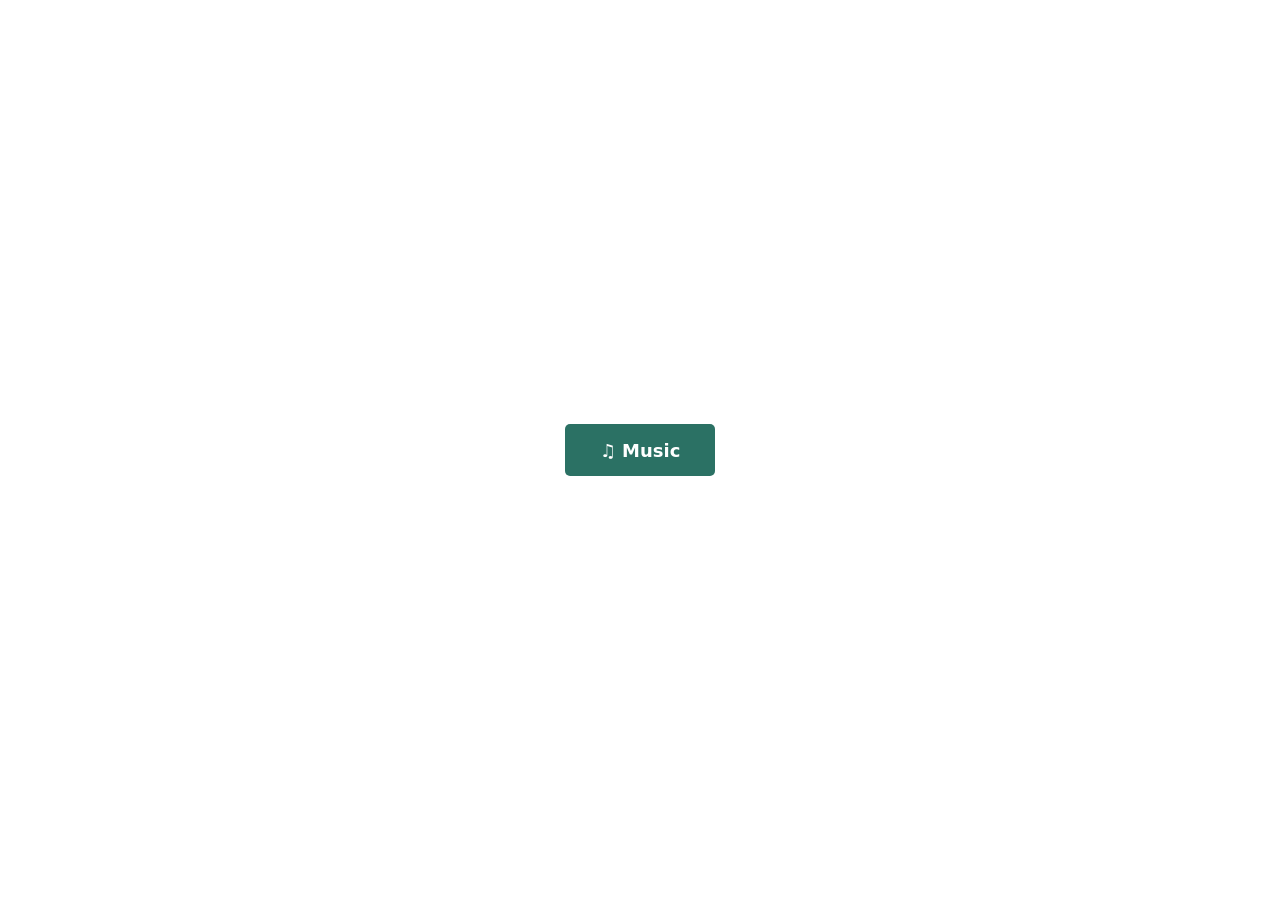
<file: index.html>
<!doctype html>
<html lang="en">
<head>
  <meta charset="utf-8">
  <meta name="viewport" content="width=device-width, initial-scale=1">
  <meta name="theme-color" content="#ffffff">
  <meta name="description" content="Open the Harmonium Music Classroom.">
  <title>Music</title>
  <style>
    * { box-sizing: border-box; }
    body {
      min-height: 100vh;
      min-height: 100dvh;
      margin: 0;
      display: grid;
      place-items: center;
      background: #ffffff;
      font-family: system-ui, -apple-system, "Segoe UI", sans-serif;
    }
    a {
      display: inline-flex;
      align-items: center;
      justify-content: center;
      min-height: 52px;
      min-width: 150px;
      padding: 14px 28px;
      border-radius: 5px;
      background: #2b7164;
      color: white;
      text-decoration: none;
      font-size: 18px;
      font-weight: 650;
    }
    a:hover { background: #205e53; }
    a:focus-visible { outline: 3px solid #86bcb0; outline-offset: 4px; }
  </style>
</head>
<body>
  <main>
    <a href="./music.html" aria-label="Open Harmonium Music Classroom">♫ Music</a>
  </main>
</body>
</html>
</file>
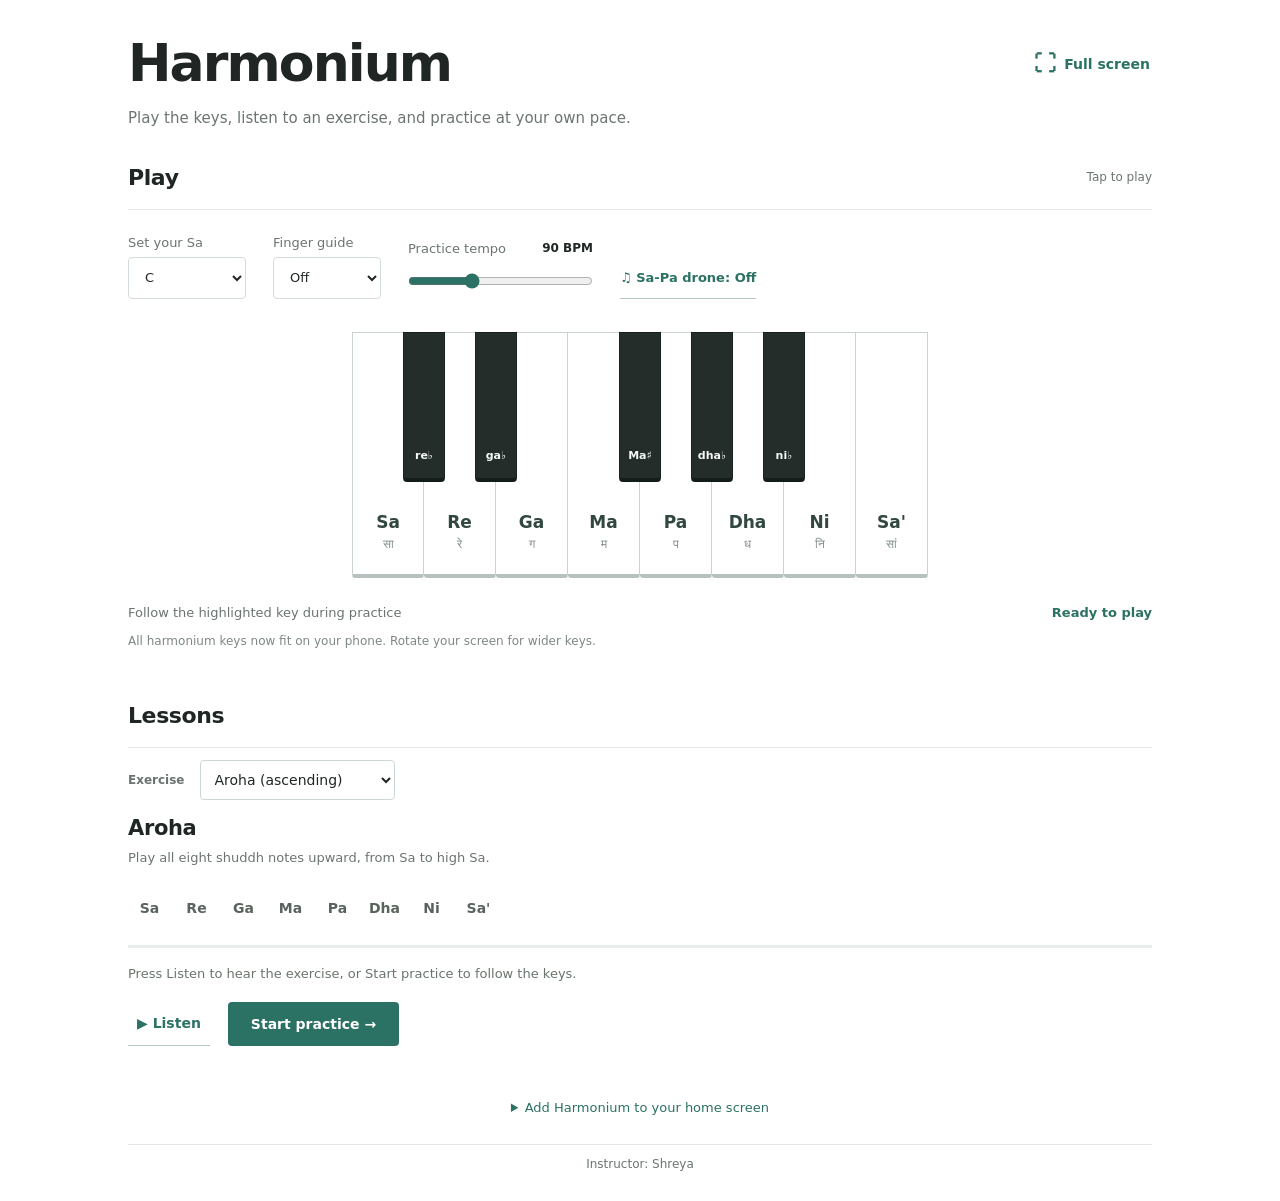
<file: music.html>
<!doctype html>
<html lang="en">
<head>
  <meta charset="utf-8">
  <meta name="viewport" content="width=device-width, initial-scale=1">
  <meta name="theme-color" content="#ffffff">
  <meta name="apple-mobile-web-app-capable" content="yes">
  <meta name="apple-mobile-web-app-status-bar-style" content="default">
  <meta name="apple-mobile-web-app-title" content="Harmonium">
  <link rel="manifest" href="./harmonium.webmanifest">
  <link rel="icon" type="image/png" sizes="192x192" href="./harmonium-192.png">
  <link rel="apple-touch-icon" sizes="180x180" href="./harmonium-180.png">
  <meta name="description" content="Learn basic Indian classical music with a touch-friendly virtual harmonium, sargam lessons, and guided practice.">
  <title>Harmonium Classroom | OpenShare Music</title>
  <link rel="stylesheet" href="./music.css?v=20261117-anthem1">
  <script defer src="./music.js?v=20261117-anthem1"></script>
</head>
<body>
  <div class="page">
    <main>
      <section class="intro">
        <div class="intro-copy">
          <div class="intro-title-line">
            <h1>Harmonium</h1>
            <button type="button" id="fullscreen-toggle" class="fullscreen-toggle" aria-pressed="false" aria-label="Enter full screen">
              <span class="fullscreen-symbol" aria-hidden="true">⛶</span>
              <span id="fullscreen-label">Full screen</span>
            </button>
          </div>
          <p>Play the keys, listen to an exercise, and practice at your own pace.</p>
          <span id="fullscreen-status" class="sr-only" role="status" aria-live="polite"></span>
        </div>
      </section>

      <section class="instrument" aria-labelledby="instrument-title">
        <div class="section-title">
          <div>
            <h2 id="instrument-title">Play</h2>
          </div>
          <span class="live-badge" id="audio-status">Tap to play</span>
        </div>

        <div class="controls">
          <label class="control" for="sa-select">
            <span>Set your Sa</span>
            <select id="sa-select" aria-label="Choose Sa pitch">
              <option value="60">C</option><option value="61">C♯ / D♭</option>
              <option value="62">D</option><option value="63">D♯ / E♭</option>
              <option value="64">E</option><option value="65">F</option>
              <option value="66">F♯ / G♭</option><option value="67">G</option>
              <option value="68">G♯ / A♭</option><option value="69">A</option>
              <option value="70">A♯ / B♭</option><option value="71">B</option>
            </select>
          </label>
          <label class="control fingering-control" for="fingering-mode">
            <span>Finger guide</span>
            <select id="fingering-mode" aria-label="Right-hand fingering guide">
              <option value="off">Off</option>
              <option value="bb">B♭</option>
              <option value="gsharp">G♯ / A♭</option>
            </select>
          </label>
          <div class="control tempo-control">
            <label for="tempo">Practice tempo <strong id="tempo-value">90 BPM</strong></label>
            <input type="range" id="tempo" min="55" max="160" step="5" value="90">
          </div>
          <button id="drone-toggle" type="button" class="soft-button" aria-pressed="false"><span aria-hidden="true">♫</span> Sa-Pa drone: Off</button>
        </div>

        <div class="keyboard-outer">
          <div class="keyboard-scroll" aria-label="Virtual harmonium keyboard; scroll horizontally to view all keys">
            <div class="keyboard" id="keyboard" role="group" aria-label="Virtual harmonium keys">
              <button type="button" class="key white-key" data-note="0" aria-label="Sa, C if Sa is C"><span class="key-roman">Sa</span><span class="key-dev">सा</span></button>
              <button type="button" class="key white-key" data-note="2" aria-label="Re"><span class="key-roman">Re</span><span class="key-dev">रे</span></button>
              <button type="button" class="key white-key" data-note="4" aria-label="Ga"><span class="key-roman">Ga</span><span class="key-dev">ग</span></button>
              <button type="button" class="key white-key" data-note="5" aria-label="Ma"><span class="key-roman">Ma</span><span class="key-dev">म</span></button>
              <button type="button" class="key white-key" data-note="7" aria-label="Pa"><span class="key-roman">Pa</span><span class="key-dev">प</span></button>
              <button type="button" class="key white-key" data-note="9" aria-label="Dha"><span class="key-roman">Dha</span><span class="key-dev">ध</span></button>
              <button type="button" class="key white-key" data-note="11" aria-label="Ni"><span class="key-roman">Ni</span><span class="key-dev">नि</span></button>
              <button type="button" class="key white-key" data-note="12" aria-label="High Sa"><span class="key-roman">Sa'</span><span class="key-dev">सां</span></button>

              <button type="button" class="key black-key black-0" data-note="1" aria-label="Komal Re"><span>re♭</span></button>
              <button type="button" class="key black-key black-1" data-note="3" aria-label="Komal Ga"><span>ga♭</span></button>
              <button type="button" class="key black-key black-3" data-note="6" aria-label="Tivra Ma"><span>Ma♯</span></button>
              <button type="button" class="key black-key black-4" data-note="8" aria-label="Komal Dha"><span>dha♭</span></button>
              <button type="button" class="key black-key black-5" data-note="10" aria-label="Komal Ni"><span>ni♭</span></button>
            </div>
          </div>
        </div>
        <p id="fingering-hint" class="fingering-hint" hidden></p>
        <div class="instrument-foot">
          <span>Follow the highlighted key during practice</span>
          <span id="note-display" class="now-playing" aria-live="polite">Ready to play</span>
        </div>
        <p class="keyboard-hint">All harmonium keys now fit on your phone. Rotate your screen for wider keys.</p>
      </section>

      <section class="learn" aria-labelledby="learn-title">
        <div class="section-title">
          <div>
            <h2 id="learn-title">Lessons</h2>
          </div>
        </div>
        <div class="lesson-chooser">
          <label for="lesson-select">Exercise</label>
          <select id="lesson-select" aria-label="Choose a lesson">
            <option value="aroha">Aroha (ascending)</option>
            <option value="avaroha">Avaroha (descending)</option>
            <option value="anthem">Jana Gana Mana</option>
          </select>
          <div id="song-line-controls" class="song-line-controls" hidden>
            <label for="song-line-select">Song line</label>
            <select id="song-line-select" aria-label="Choose Jana Gana Mana line"></select>
            <button type="button" id="previous-line" class="line-nav" aria-label="Previous line">‹</button>
            <button type="button" id="next-line" class="line-nav" aria-label="Next line">›</button>
          </div>
        </div>

        <div class="lesson-player">
          <div class="lesson-player-head">
            <div>
              <h3 id="selected-lesson-name">Aroha</h3>
              <p id="selected-lesson-detail">Play all eight shuddh notes upward, from Sa to high Sa.</p>
            </div>
          </div>
          <div class="note-sequence" id="note-sequence" aria-label="Notes in the exercise"></div>
          <div class="progress-track" role="progressbar" aria-label="Exercise progress" aria-valuemin="0" aria-valuemax="100" aria-valuenow="0" id="progress-track"><div id="progress-fill"></div></div>
          <p class="feedback" id="practice-feedback" role="status" aria-live="polite">Press Listen to hear the exercise, or Start practice to follow the keys.</p>
          <div class="lesson-actions">
            <button type="button" id="listen-button" class="action-button secondary"><span aria-hidden="true">▶</span> Listen</button>
            <button type="button" id="listen-all-button" class="action-button secondary" hidden>▶ Full song</button>
            <button type="button" id="practice-button" class="action-button primary">Start practice <span aria-hidden="true">→</span></button>
            <button type="button" id="stop-button" class="action-button subtle" hidden>Stop</button>
          </div>
        </div>
      </section>

      <div class="install-area">
        <button type="button" id="install-button" class="install-button" hidden>Install Harmonium</button>
        <details id="install-help" class="install-help">
          <summary>Add Harmonium to your home screen</summary>
          <p><strong>Android:</strong> Open this page in Chrome, tap the browser menu, then choose <strong>Install app</strong> or <strong>Add to Home screen</strong>.</p>
          <p><strong>iPhone:</strong> Open in Safari, tap <strong>Share</strong>, choose <strong>Add to Home Screen</strong>, then tap <strong>Add</strong>.</p>
          <p>Once installed, the keyboard and lessons can work offline after the first successful load.</p>
        </details>
      </div>
      <footer class="instructor-credit">Instructor: Shreya</footer>
    </main>
  </div>
</body>
</html>
</file>
<file: music.css>
/* Minimal harmonium classroom, optimized for touch and reading. */
:root{
  color-scheme:light;
  --ink:#202624;
  --muted:#6b7471;
  --line:#e4e8e5;
  --accent:#2b7164;
  font-family:system-ui,-apple-system,BlinkMacSystemFont,"Segoe UI",Arial,sans-serif;
  -webkit-font-smoothing:antialiased;
}
*{box-sizing:border-box}
html{scroll-behavior:smooth}
body{margin:0;background:#fff;color:var(--ink)}
button,input,select{font:inherit}
button{cursor:pointer}
button:focus-visible,a:focus-visible,select:focus-visible,input:focus-visible{
  outline:2px solid var(--accent);outline-offset:3px
}
a{color:inherit}
.page{max-width:1080px;padding:0 28px;margin:auto}
.topbar{
  height:72px;display:flex;align-items:center;justify-content:space-between;
  border-bottom:1px solid var(--line)
}
.home-link{font-size:14px;font-weight:650;display:flex;align-items:center;gap:9px;text-decoration:none}
.home-link span{font-size:19px;font-weight:400}
.topbar-label{font-size:14px;color:var(--muted)}
.intro{padding:34px 0 34px}
.intro h1{font-size:clamp(38px,5vw,52px);font-weight:680;letter-spacing:-1.9px;margin:0;line-height:1.15}
.intro p{margin:12px 0 0;max-width:640px;color:var(--muted);font-size:15px;line-height:1.65}
.instrument,.learn{padding:0;margin:0 0 52px}
.section-title{
  display:flex;align-items:center;justify-content:space-between;gap:18px;
  padding:0 0 19px;margin-bottom:25px;border-bottom:1px solid var(--line)
}
.section-title h2{font-size:22px;letter-spacing:-.4px;margin:0;font-weight:650}
.live-badge{font-size:12px;color:var(--muted);white-space:nowrap}
.controls{display:flex;align-items:end;flex-wrap:wrap;gap:18px 27px;margin-bottom:27px}
.control{display:flex;flex-direction:column;gap:7px;color:var(--muted);font-size:13px}
.control select{
  min-height:42px;min-width:118px;padding:8px 12px;
  background:#fff;color:var(--ink);
  border:1px solid #d4dcd6;border-radius:4px
}
.tempo-control{min-width:185px}
.tempo-control label{display:flex;align-items:center;justify-content:space-between;gap:16px}
.tempo-control strong{font-size:12px;font-weight:600;color:var(--ink)}
.tempo-control input{height:36px;accent-color:var(--accent);cursor:pointer;margin:0}
.soft-button{
  min-height:42px;padding:8px 0;border:0;border-bottom:1px solid #b4c8c1;
  background:none;color:var(--accent);font-size:13px;font-weight:600
}
.soft-button[aria-pressed=true]{color:#19544a;border-bottom-color:#19544a}
.keyboard-outer{padding:6px 0 8px}
.keyboard-scroll{
  width:100%;overflow-x:auto;overflow-y:hidden;
  scrollbar-color:#ccd5ce transparent;scrollbar-width:thin;
  touch-action:pan-x
}
.keyboard{
  --white-key-width:72px;--black-key-width:42px;--black-key-height:150px;
  position:relative;display:flex;
  width:calc(var(--white-key-width)*8);height:250px;margin:auto;
  user-select:none;-webkit-user-select:none
}
.key{
  appearance:none;-webkit-appearance:none;
  touch-action:pan-x;user-select:none;-webkit-user-select:none;
  -webkit-tap-highlight-color:transparent
}
.white-key{
  z-index:1;position:relative;flex:0 0 var(--white-key-width);
  height:246px;display:flex;flex-direction:column;
  align-items:center;justify-content:flex-end;gap:5px;
  border:1px solid #cbd3ce;border-bottom:4px solid #b6c2bb;
  border-radius:0 0 3px 3px;background:#fff;
  padding:0 2px 23px;color:#324740
}
.white-key+.white-key{border-left:0}
.white-key .key-roman{font-size:17px;font-weight:650}
.white-key .key-dev{font-size:12px;color:#818d87}
.black-key{
  position:absolute;z-index:2;top:0;
  width:var(--black-key-width);height:var(--black-key-height);
  border:1px solid #17211d;border-bottom:4px solid #121d19;
  border-radius:0 0 4px 4px;background:#242d29;
  color:#f6f9f7;display:flex;align-items:flex-end;justify-content:center;
  padding:0 2px 16px;font-size:11px;font-weight:600
}
.black-0{left:calc(var(--white-key-width)*1 - var(--black-key-width)/2)}
.black-1{left:calc(var(--white-key-width)*2 - var(--black-key-width)/2)}
.black-3{left:calc(var(--white-key-width)*4 - var(--black-key-width)/2)}
.black-4{left:calc(var(--white-key-width)*5 - var(--black-key-width)/2)}
.black-5{left:calc(var(--white-key-width)*6 - var(--black-key-width)/2)}
.white-key.is-pressed{background:#d7e8df;border-bottom-color:#9bbcac}
.black-key.is-pressed{background:#426f61;border-bottom-color:#285145}
.white-key.is-target::after,.black-key.is-target::after{
  content:"";position:absolute;left:50%;transform:translateX(-50%);
  width:12px;height:12px;border:2px solid #bc6f1c;border-radius:50%;
  background:#f6c475
}
.white-key.is-target::after{bottom:70px}
.black-key.is-target::after{bottom:48px}
.instrument-foot{
  display:flex;justify-content:space-between;align-items:center;gap:15px;
  margin-top:15px;color:var(--muted);font-size:13px
}
.now-playing{font-weight:650;color:var(--accent)}
.keyboard-hint{font-size:12px;color:#7f8882;line-height:1.6;margin:12px 0 0}
.learn .section-title{margin-bottom:12px}
.lesson-list{
  display:flex;align-items:stretch;flex-wrap:wrap;gap:12px 28px;
  border-bottom:1px solid var(--line);margin-bottom:29px
}
.lesson-tile{
  position:relative;border:0;border-bottom:2px solid transparent;
  margin-bottom:-1px;background:none;padding:13px 2px 16px;
  font-size:14px;font-weight:500;color:var(--muted);
  min-height:49px;white-space:nowrap
}
.lesson-tile strong{font-size:14px;font-weight:550}
.lesson-tile:hover{color:var(--accent)}
.lesson-tile.is-selected{color:var(--accent);border-bottom-color:var(--accent)}
.lesson-tile.is-selected strong{font-weight:700}
.lesson-player{padding:0}
.lesson-player-head{display:flex;align-items:flex-start;justify-content:space-between;gap:14px}
.lesson-player h3{font-size:21px;letter-spacing:-.35px;font-weight:650;margin:0 0 8px}
.lesson-player-head p{margin:0;font-size:13px;color:var(--muted);line-height:1.6}
.note-sequence{
  display:flex;align-items:center;flex-wrap:wrap;gap:4px;
  padding:18px 0 14px;margin:0
}
.note-chip{
  min-width:43px;min-height:44px;padding:9px 5px;
  display:inline-flex;align-items:center;justify-content:center;
  color:#59645e;font-size:14px;font-weight:550;
  border-bottom:2px solid transparent
}
.note-chip.is-done{color:var(--accent)}
.note-chip.is-current{color:#1e594c;border-bottom-color:var(--accent);font-weight:800}
.progress-track{height:3px;background:#e8eeea;width:100%;overflow:hidden}
.progress-track>div{height:100%;width:0%;background:var(--accent);transition:width .14s ease}
.feedback{color:#69746c;font-size:13px;line-height:1.6;min-height:21px;margin:16px 0 17px}
.lesson-actions{display:flex;gap:18px;align-items:center;flex-wrap:wrap}
.action-button{
  border:0;background:transparent;display:inline-flex;align-items:center;
  justify-content:center;gap:8px;min-height:44px;
  font-size:14px;font-weight:650;padding:12px 9px;
  border-radius:4px
}
.action-button.primary{background:var(--accent);color:#fff;padding:12px 23px}
.action-button.primary:hover{background:#205e53}
.action-button.secondary{color:var(--accent);border-bottom:1px solid #b5cbc1;border-radius:0}
.action-button.secondary:hover{border-bottom-color:var(--accent)}
.action-button.subtle{color:var(--muted)}
.action-button[hidden]{display:none}
.action-button:disabled{opacity:.55;cursor:not-allowed}
footer{border-top:1px solid var(--line);padding:23px 0 35px;color:var(--muted);font-size:12px}
footer a{color:var(--accent)}
@media(max-width:700px){
  .page{padding:0 18px}
  .topbar{height:62px}
  .intro{padding:26px 0 26px}
  .intro h1{font-size:38px;letter-spacing:-1.25px}
  .intro p{font-size:14px}
  .section-title{margin-bottom:20px}
  .instrument,.learn{margin-bottom:46px}
  .controls{gap:12px 22px;margin-bottom:19px}
  .tempo-control{flex:1;min-width:160px}
  .keyboard{--white-key-width:57px;--black-key-width:34px;--black-key-height:123px;height:212px;margin:0}
  .white-key{height:208px;padding-bottom:19px}
  .white-key .key-roman{font-size:15px}
  .white-key .key-dev{font-size:11px}
  .black-key{font-size:10px;padding-bottom:13px}
  .white-key.is-target::after{bottom:60px}
  .black-key.is-target::after{bottom:41px}
  .lesson-list{gap:0 23px}
  .lesson-tile{padding:14px 0 13px}
  .instrument-foot{flex-wrap:wrap;gap:8px}
  .note-chip{min-width:37px;padding:8px 4px}
}
@media(prefers-reduced-motion:reduce){
  *,*::before,*::after{scroll-behavior:auto!important;transition:none!important}
}

/* One clear fullscreen action, with no header navigation. */
.intro-title-line{display:flex;align-items:center;justify-content:space-between;gap:18px}
.fullscreen-toggle{
  display:inline-flex;justify-content:center;align-items:center;gap:8px;
  flex-shrink:0;padding:10px 2px;min-height:44px;
  background:none;border:0;color:var(--accent);
  font-size:14px;font-weight:650
}
.fullscreen-toggle:hover{text-decoration:underline}
.fullscreen-symbol{font-size:22px;line-height:1}
.sr-only{
  position:absolute;width:1px;height:1px;padding:0;margin:-1px;
  overflow:hidden;clip:rect(0,0,0,0);white-space:nowrap;border:0
}

/* Immersive practice mode.
   Compact portrait layout keeps the keyboard AND lesson controls visible.
   On very short displays the page can still scroll rather than clipping controls. */
body.focus-mode{overflow:hidden}
body.focus-mode .page,.page:fullscreen{
  position:fixed;
  inset:0;
  box-sizing:border-box;
  width:100%;
  height:100vh;
  height:100dvh;
  max-width:none;
  margin:0;
  padding:
    max(6px,env(safe-area-inset-top))
    max(14px,env(safe-area-inset-right))
    max(10px,env(safe-area-inset-bottom))
    max(14px,env(safe-area-inset-left));
  overflow-y:auto;
  overscroll-behavior:contain;
  background:#fff
}
body.focus-mode .page>main{
  display:flex;
  flex-direction:column;
  min-height:100%
}
body.focus-mode .intro{padding:0 0 9px;flex-shrink:0}
body.focus-mode .intro h1{
  font-size:clamp(22px,3vw,29px);
  line-height:1.1;
  letter-spacing:-.6px
}
body.focus-mode .fullscreen-toggle{min-height:34px;padding:4px 1px}
body.focus-mode .intro p{display:none}
body.focus-mode .instrument{margin:0 0 12px;flex-shrink:0}
body.focus-mode .instrument>.section-title{display:none}
body.focus-mode .controls{
  display:grid;
  grid-template-columns:minmax(74px,.7fr) minmax(120px,1.45fr) minmax(100px,1fr);
  gap:10px;
  align-items:end;
  margin:0 0 9px
}
body.focus-mode .control{min-width:0;gap:3px;font-size:11px}
body.focus-mode .control select{
  min-width:0;width:100%;height:37px;min-height:37px;
  padding:4px 7px;font-size:13px
}
body.focus-mode .tempo-control{min-width:0;max-width:none}
body.focus-mode .tempo-control label{gap:5px;white-space:nowrap}
body.focus-mode .tempo-control strong{font-size:11px}
body.focus-mode .tempo-control input{
  height:37px;width:100%;min-width:0
}
body.focus-mode .soft-button{
  align-self:end;
  min-height:37px;
  padding:6px 0;
  font-size:11px;
  line-height:1.2;
  border-bottom:1px solid #b4c8c1;
  text-align:center
}
body.focus-mode .keyboard-outer{padding:0}
body.focus-mode .keyboard-scroll{overflow-x:auto;overflow-y:hidden}
body.focus-mode .keyboard{
  --white-key-width:clamp(39px,calc((100dvw - 30px)/8),110px);
  --black-key-width:calc(var(--white-key-width) * .58);
  --black-key-height:clamp(88px,16.5dvh,153px);
  height:clamp(165px,29dvh,268px);
  margin:auto
}
body.focus-mode .white-key{
  height:calc(100% - 3px);
  padding-bottom:15px;
  border-bottom-width:3px
}
body.focus-mode .black-key{padding-bottom:10px}
body.focus-mode .white-key .key-roman{font-size:15px}
body.focus-mode .white-key .key-dev{font-size:11px}
body.focus-mode .white-key.is-target::after{bottom:49px}
body.focus-mode .black-key.is-target::after{bottom:36px}
body.focus-mode .keyboard-hint{display:none}
body.focus-mode .instrument-foot{
  justify-content:flex-end;
  min-height:18px;
  margin-top:4px;
  font-size:12px
}
body.focus-mode .instrument-foot>span:first-child{display:none}
body.focus-mode .learn{
  flex-shrink:0;
  margin: auto 0 0;
  padding:0
}
body.focus-mode .learn>.section-title{
  border:0;
  padding:0;
  margin:0 0 4px
}
body.focus-mode .learn .section-title h2{
  font-size:16px;
  font-weight:650
}
body.focus-mode .lesson-list{
  display:flex;
  flex-wrap:nowrap;
  overflow-x:auto;
  overflow-y:hidden;
  white-space:nowrap;
  gap:16px;
  scrollbar-width:none;
  -webkit-overflow-scrolling:touch;
  border-bottom:1px solid var(--line);
  margin:0 0 7px
}
body.focus-mode .lesson-list::-webkit-scrollbar{display:none}
body.focus-mode .lesson-tile{
  flex:0 0 auto;
  padding:7px 0 9px;
  min-height:37px;
  font-size:12px
}
body.focus-mode .lesson-tile strong{font-size:12px}
body.focus-mode .lesson-player-head{display:none}
body.focus-mode .note-sequence{
  display:flex;
  flex-wrap:nowrap;
  overflow-x:auto;
  overflow-y:hidden;
  gap:3px;
  scrollbar-width:thin;
  margin:0;
  padding:2px 0 6px
}
body.focus-mode .note-chip{
  flex:0 0 auto;
  min-height:32px;
  min-width:31px;
  padding:5px 4px;
  font-size:13px
}
body.focus-mode .progress-track{height:3px}
body.focus-mode .feedback{
  min-height:15px;
  font-size:12px;
  line-height:1.4;
  margin:6px 0
}
body.focus-mode .lesson-actions{
  gap:10px;
  flex-wrap:wrap
}
body.focus-mode .action-button{
  min-height:38px;
  padding:8px 12px;
  font-size:13px
}
body.focus-mode .action-button.primary{padding:8px 18px}
@media(max-width:350px){
  body.focus-mode .controls{
    grid-template-columns:90px minmax(0,1fr);
    gap:4px 12px
  }
  body.focus-mode .soft-button{
    grid-column:1/-1;
    justify-self:start;
    min-height:27px;
    text-align:left
  }
}
@media(orientation:landscape) and (max-height:620px){
  body.focus-mode .intro{padding-bottom:3px}
  body.focus-mode .intro h1{font-size:21px}
  body.focus-mode .instrument{margin-bottom:5px}
  body.focus-mode .controls{margin-bottom:4px}
  body.focus-mode .control select{height:32px;min-height:32px}
  body.focus-mode .tempo-control input{height:32px}
  body.focus-mode .soft-button{min-height:32px}
  body.focus-mode .keyboard{
    --white-key-width:clamp(40px,calc((100dvw - 32px)/8),126px);
    --black-key-width:calc(var(--white-key-width) * .58);
    --black-key-height:clamp(72px,20dvh,118px);
    height:clamp(112px,38dvh,186px)
  }
  body.focus-mode .white-key{padding-bottom:9px}
  body.focus-mode .black-key{padding-bottom:8px}
  body.focus-mode .lesson-tile{padding:4px 0 6px;min-height:31px}
  body.focus-mode .note-chip{min-height:26px}
  body.focus-mode .feedback{margin:3px 0}
  body.focus-mode .action-button{min-height:33px;padding:5px 9px}
  body.focus-mode .action-button.primary{padding:5px 13px}
}
@media(max-height:640px) and (orientation:portrait){
  body.focus-mode .intro{padding-bottom:5px}
  body.focus-mode .instrument{margin-bottom:7px}
  body.focus-mode .controls{margin-bottom:5px}
  body.focus-mode .keyboard{
    --black-key-height:95px;
    height:clamp(145px,25dvh,185px)
  }
  body.focus-mode .lesson-tile{min-height:31px;padding:4px 0 6px}
  body.focus-mode .note-chip{min-height:28px;padding:3px}
  body.focus-mode .feedback{margin:3px 0}
}


/* Optional right-hand fingering guides for B-flat and G-sharp / A-flat. */
.fingering-control select{min-width:108px}
.fingering-hint{
  font-size:12px;
  line-height:1.55;
  color:var(--muted);
  margin:7px 0 0;
}
.fingering-hint[hidden]{display:none}
.keyboard.physical-layout{
  width:calc(var(--white-key-width) * var(--white-key-count));
}
.keyboard.physical-layout .white-key{position:relative}
.keyboard.physical-layout .black-key{
  flex-direction:column;
  align-items:center;
  justify-content:flex-end;
  gap:4px;
  padding-bottom:12px;
}
.keyboard.physical-layout .black-key .key-roman{
  font-size:11px;
  line-height:1.1;
  font-weight:650;
}
.keyboard.physical-layout .black-key .key-dev{
  font-size:10px;
  color:#b5c6bf;
  line-height:1.1;
}
.keyboard.physical-layout .white-key .key-dev{
  color:#667e72;
}
.keyboard.physical-layout .finger-label{
  position:absolute;
  top:10px;
  left:50%;
  transform:translateX(-50%);
  width:23px;height:23px;
  border-radius:50%;
  display:flex;
  align-items:center;
  justify-content:center;
  font-size:13px;
  font-weight:750;
  background:#dceee5;
  color:#185a4c;
}
.keyboard.physical-layout .black-key .finger-label{
  top:9px;
  background:#e6f4ec;
  color:#165749;
}
.keyboard.physical-layout .key.is-target .finger-label{
  background:#f8d797;
  color:#513809;
}
body.focus-mode .controls{
  grid-template-columns:minmax(67px,.8fr) minmax(93px,1fr) minmax(116px,1.35fr);
  gap:4px 10px;
}
body.focus-mode .fingering-control select{
  width:100%;
  min-width:0;
}
body.focus-mode .soft-button{
  grid-column:1/-1;
  justify-self:start;
  align-self:center;
  text-align:left;
  min-height:24px;
  padding:3px 0;
}
body.focus-mode .fingering-hint{
  font-size:11px;
  margin:3px 0 0;
  white-space:nowrap;
  overflow-x:auto;
}
body.focus-mode .keyboard.physical-layout .white-key .key-roman{
  font-size:13px;
}
body.focus-mode .keyboard.physical-layout .black-key .key-roman{
  font-size:10px;
}
@media(max-width:375px){
  body.focus-mode .controls{
    grid-template-columns:minmax(68px,.76fr) minmax(91px,1fr) minmax(107px,1.35fr);
    gap:3px 7px;
  }
  body.focus-mode .fingering-hint{font-size:10px}
}
@media(orientation:landscape) and (max-height:620px){
  body.focus-mode .soft-button{
    grid-column:auto;
    min-height:30px;
  }
  body.focus-mode .controls{
    grid-template-columns:minmax(70px,.8fr) minmax(90px,1fr) minmax(150px,1.45fr) minmax(100px,1fr);
  }
  body.focus-mode .fingering-hint{margin:2px 0 0}
  body.focus-mode .keyboard.physical-layout .finger-label{
    top:5px;
    width:21px;height:21px;
    font-size:12px;
  }
}


/* Responsive keyboard: fit every white and black key within the viewport.
   The fingering renderer sets --white-key-count to 9, otherwise it is 8.
   Percentage widths keep both modes responsive without horizontal scrolling. */
@media(max-width:700px){
  .keyboard,.keyboard.physical-layout,
  body.focus-mode .keyboard,body.focus-mode .keyboard.physical-layout{
    --white-key-count:8;
    --white-key-width:calc(100% / var(--white-key-count));
    --black-key-width:calc(var(--white-key-width) * .55);
    width:100%;
    max-width:100%;
    min-width:0;
    margin:0 auto;
  }
  .keyboard-scroll,
  body.focus-mode .keyboard-scroll{
    overflow-x:clip;
    overflow-y:hidden;
    touch-action:manipulation;
    scrollbar-width:none;
  }
  .keyboard-scroll::-webkit-scrollbar{display:none}
  .keyboard .key{touch-action:none}
  .keyboard .white-key{min-width:0}
  .keyboard.physical-layout .finger-label{
    width:clamp(15px,4.2vw,20px);
    height:clamp(15px,4.2vw,20px);
    font-size:11px;
    top:5px;
  }
  .keyboard.physical-layout .black-key .finger-label{
    width:clamp(14px,3.9vw,19px);
    height:clamp(14px,3.9vw,19px);
    font-size:10px;
    top:5px;
  }
  .keyboard.physical-layout .black-key .key-dev{display:none}
  .keyboard.physical-layout .black-key{
    gap:0;
    padding:0 0 8px;
  }
  .keyboard.physical-layout .black-key .key-roman{
    font-size:clamp(8px,2.5vw,10px);
    letter-spacing:-.5px;
  }
  .keyboard .white-key .key-roman{
    font-size:clamp(11px,3.2vw,15px);
    white-space:nowrap;
  }
  .keyboard .white-key .key-dev{
    font-size:clamp(9px,2.7vw,11px);
  }
  body.focus-mode .keyboard.physical-layout .white-key .key-roman{
    font-size:clamp(11px,3.2vw,14px);
  }
  body.focus-mode .keyboard.physical-layout .black-key .key-roman{
    font-size:clamp(8px,2.5vw,10px);
  }
}


/* Phones rotated to landscape may exceed 700 CSS pixels.
   Continue sizing 9-key fingering keyboards to the actual available width. */
@media(min-width:701px) and (max-width:1100px){
  body.focus-mode .keyboard,
  body.focus-mode .keyboard.physical-layout{
    --white-key-count:8;
    --white-key-width:calc(100% / var(--white-key-count));
    --black-key-width:calc(var(--white-key-width) * .55);
    width:100%;
    min-width:0;
    max-width:100%;
    margin:0 auto;
  }
  body.focus-mode .keyboard-scroll{
    overflow-x:hidden;
    scrollbar-width:none
  }
  body.focus-mode .keyboard .key{touch-action:none}
}

/* Instructor credit: quiet footer, visible below practice controls. */
.instructor-credit{
  margin:26px 0 18px;
  padding:12px 0;
  border-top:1px solid var(--line);
  text-align:center;
  color:var(--muted);
  font-size:12px;
  font-weight:500;
}
body.focus-mode .instructor-credit{
  flex-shrink:0;
  margin:8px 0 0;
  padding:5px 0 0;
  border-top:0;
  font-size:11px;
}
@media(orientation:landscape) and (max-height:620px){
  body.focus-mode .instructor-credit{margin:3px 0 0;padding:2px 0 0}
}

/* Unobtrusive PWA installation instructions, outside immersive practice mode. */
.install-area{margin:22px 0 6px;text-align:center}
.install-button{padding:10px 17px;color:white;border:0;border-radius:5px;background:var(--accent);font-size:14px;font-weight:650}
.install-button[hidden],.install-help[hidden]{display:none}
.install-help{margin:10px auto;max-width:480px;font-size:12px;color:var(--muted);line-height:1.6}
.install-help summary{color:var(--accent);font-size:13px;cursor:pointer;list-style-position:inside}
.install-help p{margin:9px auto}
body.focus-mode .install-area{display:none}


/* One uncluttered lesson dropdown, plus line-by-line anthem practice. */
.lesson-chooser{
  display:flex;
  align-items:center;
  gap:12px 15px;
  flex-wrap:wrap;
  margin:0 0 16px;
}
.lesson-chooser>label,.song-line-controls>label{
  font-size:12px;
  color:var(--muted);
  font-weight:600;
}
.lesson-chooser select{
  min-height:40px;
  max-width:100%;
  border:1px solid #cbd8d1;
  border-radius:4px;
  background:#fff;
  color:var(--ink);
  padding:7px 10px;
  font-size:14px;
}
#lesson-select{min-width:182px}
.song-line-controls{
  display:flex;
  align-items:center;
  min-width:0;
  gap:7px;
  flex:1;
}
.song-line-controls[hidden],.install-help[hidden],
#listen-all-button[hidden]{display:none !important}
.song-line-controls select{
  flex:1;
  min-width:100px;
  max-width:350px;
}
.line-nav{
  flex:0 0 35px;
  width:35px;
  height:38px;
  border:1px solid #cbd8d1;
  border-radius:4px;
  background:#fff;
  color:var(--accent);
  font-size:24px;
  line-height:1;
}
.line-nav:disabled{opacity:.3;cursor:default}
.keyboard.anthem-layout{
  width:calc(var(--white-key-width)*9);
}
@media(max-width:700px){
  .keyboard.anthem-layout,
  body.focus-mode .keyboard.anthem-layout{
    --white-key-count:9;
    --white-key-width:calc(100% / 9);
    --black-key-width:calc(var(--white-key-width)*.55);
    width:100%;
    min-width:0;
    max-width:100%;
  }
  .lesson-chooser{gap:8px}
  .song-line-controls{width:100%}
  .lesson-chooser>label{display:none}
  .song-line-controls>label{display:none}
  #lesson-select{min-width:155px;min-height:38px}
  .song-line-controls select{min-height:38px}
  body.focus-mode .learn>.section-title{display:none}
  body.focus-mode .lesson-chooser{
    gap:5px;
    flex-wrap:nowrap;
    margin:0 0 5px;
  }
  body.focus-mode #lesson-select{
    flex:0 1 132px;
    width:132px;
    min-width:110px;
    height:34px;
    min-height:34px;
    padding:5px 4px;
    font-size:12px;
  }
  body.focus-mode .song-line-controls{
    width:auto;
    flex:1;
    gap:3px;
    min-width:0;
  }
  body.focus-mode .song-line-controls select{
    height:34px;
    min-height:34px;
    min-width:0;
    padding:4px 3px;
    font-size:12px;
  }
  body.focus-mode .line-nav{
    flex:0 0 29px;
    width:29px;
    height:34px;
    font-size:20px;
    padding:0;
  }
}
@media(min-width:701px) and (max-width:1100px){
  body.focus-mode .keyboard.anthem-layout{
    --white-key-count:9;
    --white-key-width:calc(100% / 9);
    --black-key-width:calc(var(--white-key-width)*.55);
    width:100%;
  }
}
@media(max-width:360px){
  body.focus-mode .lesson-chooser{flex-wrap:wrap}
  body.focus-mode #lesson-select{flex:1;width:100%}
  body.focus-mode .song-line-controls{width:100%}
}
@media(orientation:landscape) and (max-height:620px){
  body.focus-mode .lesson-chooser{margin-bottom:3px}
  body.focus-mode .song-line-controls select,
  body.focus-mode #lesson-select{min-height:30px;height:30px}
  body.focus-mode .line-nav{height:30px}
}
</file>
